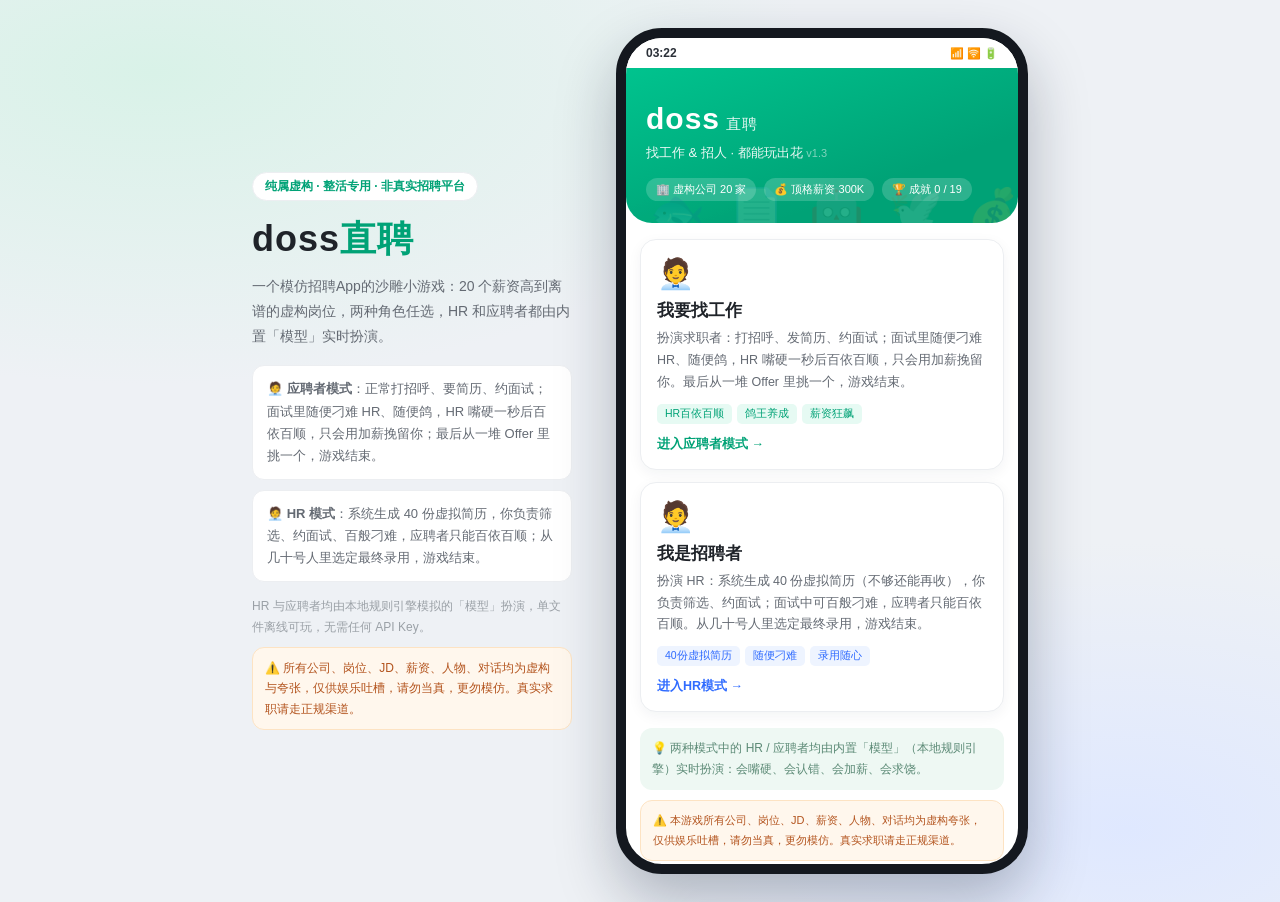
<file: index.html>
<!DOCTYPE html>
<html lang="zh-CN">
<head>
<meta charset="UTF-8"/>
<meta name="viewport" content="width=device-width,initial-scale=1,viewport-fit=cover"/>
<title>doss直聘 · 打工人快乐屋（纯属虚构·与任何真实平台无关）</title>
<link rel="stylesheet" href="./assets/style.css"/>
</head>
<body>
<noscript><div style="padding:16px;font:14px/1.7 -apple-system,BlinkMacSystemFont,sans-serif;color:#b3541e;background:#fff7ed;border-bottom:1px solid #fde3c3;text-align:center">当前浏览器未启用 JavaScript，游戏无法运行。请用系统浏览器（Safari / Chrome）打开本页面。</div></noscript>
<div class="stage">
  <aside class="brandside">
    <div class="bs-badge">纯属虚构 · 整活专用 · 非真实招聘平台</div>
    <h1>doss<span>直聘</span></h1>
    <p class="bs-sub">一个模仿招聘App的沙雕小游戏：20 个薪资高到离谱的虚构岗位，两种角色任选，HR 和应聘者都由内置「模型」实时扮演。</p>
    <ul>
      <li>🧑‍💼 <b>应聘者模式</b>：正常打招呼、要简历、约面试；面试里随便刁难 HR、随便鸽，HR 嘴硬一秒后百依百顺，只会用加薪挽留你；最后从一堆 Offer 里挑一个，游戏结束。</li>
      <li>🧑‍💼 <b>HR 模式</b>：系统生成 40 份虚拟简历，你负责筛选、约面试、百般刁难，应聘者只能百依百顺；从几十号人里选定最终录用，游戏结束。</li>
    </ul>
    <div class="bs-note">HR 与应聘者均由本地规则引擎模拟的「模型」扮演，单文件离线可玩，无需任何 API Key。</div>
    <div class="bs-warn">⚠️ 所有公司、岗位、JD、薪资、人物、对话均为虚构与夸张，仅供娱乐吐槽，请勿当真，更勿模仿。真实求职请走正规渠道。</div>
  </aside>
  <div class="phone">
    <div class="statusbar"><span id="clock">23:04</span><span class="right">📶 🛜 🔋</span></div>
    <div class="screen-host" id="host"></div>
    <nav class="tabbar hide" id="tabbar"></nav>
    <div class="toast" id="toast"></div>
  </div>
</div>
<script src="./assets/app.js"></script>
</body>
</html>
</file>
<file: assets/style.css>
:root{--primary:#00c38e;--primary-d:#00a276;--primary-t:#e6faf3;--red:#ff5346;--ink:#1f2329;--ink2:#646a73;--ink3:#9aa0a6;--line:#eceef1}
*{box-sizing:border-box;margin:0;padding:0;-webkit-tap-highlight-color:transparent}
button{font-family:inherit;cursor:pointer;border:none;background:none;color:inherit}
input{font-family:inherit;outline:none;border:none;background:none;color:inherit}
body{font-family:-apple-system,BlinkMacSystemFont,"PingFang SC","Microsoft YaHei","Segoe UI",sans-serif;background:radial-gradient(1100px 520px at 12% 8%,#d9f2e8 0%,transparent 60%),radial-gradient(900px 480px at 88% 92%,#dfe8ff 0%,transparent 60%),#eef1f5;color:#1f2329;min-height:100vh}
/* 移动端基础适配：禁止 iOS 横屏自动放大字体、去掉双击缩放的点击延迟，并让 body 跟随动态视口 */
html{-webkit-text-size-adjust:100%;text-size-adjust:100%}
body{touch-action:manipulation;min-height:100dvh}
.stage{min-height:100vh;min-height:100dvh;display:flex;align-items:center;justify-content:center;gap:44px;padding:28px 14px}
.brandside{max-width:320px;display:none}
@media(min-width:980px){.brandside{display:block}}
.embedded .brandside{display:none!important}
.bs-badge{display:inline-block;background:#fff;border:1px solid var(--line);color:var(--primary-d);font-size:12px;font-weight:600;padding:5px 12px;border-radius:999px;margin-bottom:14px}
.brandside h1{font-size:36px;letter-spacing:1px}
.brandside h1 span{color:var(--primary-d)}
.bs-sub{margin-top:10px;color:var(--ink2);line-height:1.8;font-size:14px}
.brandside ul{list-style:none;margin-top:16px;display:flex;flex-direction:column;gap:10px}
.brandside li{background:#fff;border:1px solid var(--line);border-radius:12px;padding:12px 14px;font-size:13px;line-height:1.7;color:var(--ink2)}
.bs-note{margin-top:14px;font-size:12px;color:var(--ink3);line-height:1.7}
.bs-warn{margin-top:10px;font-size:12px;color:#b3541e;background:#fff7ed;border:1px solid #fde3c3;border-radius:12px;padding:10px 12px;line-height:1.7}
.phone{width:min(412px,calc(100vw - 16px));height:min(846px,calc(var(--app-vh,100dvh) - 44px));max-height:calc(var(--app-vh,100dvh) - 44px);background:#fff;border:10px solid #14181f;border-radius:46px;box-shadow:0 26px 60px rgba(15,25,45,.28);display:flex;flex-direction:column;overflow:hidden;position:relative;flex:none}
@supports not (height:calc(100dvh - 44px)){.phone{height:min(846px,calc(100vh - 44px));max-height:calc(100vh - 44px)}}
.statusbar{height:30px;flex:none;display:flex;align-items:center;justify-content:space-between;padding:0 20px;font-size:12px;font-weight:600;color:#2b3038;background:#fff}
.statusbar .right{display:flex;gap:5px;align-items:center;font-size:11px}
.screen-host{flex:1;overflow:hidden;display:flex;flex-direction:column;position:relative}
.view{flex:1;display:none;flex-direction:column;overflow:hidden}
.view.on{display:flex;animation:fadeUp .22s ease}
@keyframes fadeUp{from{opacity:0;transform:translateY(8px)}to{opacity:1;transform:none}}
.tabbar{height:56px;flex:none;display:flex;background:#fff;border-top:1px solid var(--line)}
.tabbar.hide{display:none}
.tabbar button{flex:1;display:flex;flex-direction:column;align-items:center;justify-content:center;gap:2px;font-size:10px;color:#8a919f}
.tabbar button .i{font-size:20px;line-height:1}
.tabbar button.on{color:var(--primary-d);font-weight:600}
.appbar{height:48px;flex:none;display:flex;align-items:center;justify-content:space-between;gap:8px;padding:0 10px;background:#fff;border-bottom:1px solid var(--line);position:relative}
/* 标题相对整条导航条绝对居中：左侧返回键与右侧状态标签宽度不等，用 flex:1 居中会被顶偏 */
.appbar .t{position:absolute;left:50%;top:50%;transform:translate(-50%,-50%);max-width:calc(100% - 126px);text-align:center;font-size:15px;font-weight:600;overflow:hidden;white-space:nowrap;text-overflow:ellipsis;pointer-events:none}
.appbar>.iconbtn:last-child{margin-left:auto}
.iconbtn{width:30px;height:30px;flex:none;border-radius:50%;display:flex;align-items:center;justify-content:center;font-size:15px;background:#f3f4f6;color:#3c4048}
.iconbtn:active{transform:scale(.94)}
.loc{font-size:13px;font-weight:600;flex:none;display:flex;align-items:center;gap:3px}
.search{flex:1;height:32px;background:#f3f4f6;border-radius:999px;display:flex;align-items:center;gap:6px;padding:0 12px;font-size:13px;color:#9aa0a6}
.search input{flex:1;font-size:13px;color:#1f2329;min-width:0}
.subtabs{flex:none;display:flex;gap:18px;padding:10px 14px 6px;background:#fff}
.subtabs button{font-size:14px;color:#646a73;position:relative;padding-bottom:4px}
.subtabs button.on{color:#1f2329;font-weight:700}
.subtabs button.on::after{content:"";position:absolute;left:50%;transform:translateX(-50%);bottom:0;width:16px;height:3px;border-radius:2px;background:var(--primary)}
.chips{flex:none;display:flex;gap:6px;padding:4px 12px 10px;overflow-x:auto;background:#fff;border-bottom:1px solid var(--line);scrollbar-width:none}
.chips::-webkit-scrollbar{display:none}
.chip{flex:none;font-size:12px;padding:5px 11px;border-radius:999px;background:#f3f4f6;color:#646a73;border:1px solid transparent}
.chip.on{background:var(--primary-t);color:var(--primary-d);border-color:var(--primary);font-weight:600}
.chips .divider{flex:none;width:1px;background:var(--line);margin:2px 4px}
.body{flex:1;overflow-y:auto;padding:12px 12px 22px}
.body.nopad{padding:10px}
.empty{text-align:center;color:#9aa0a6;font-size:13px;padding:48px 20px;line-height:1.8}
.job-card{background:#fff;border:1px solid var(--line);border-radius:14px;padding:13px 13px 11px;margin-bottom:10px;display:flex;gap:10px;box-shadow:0 1px 4px rgba(20,30,50,.04)}
.job-card:active{background:#fafbfc}
.job-main{flex:1;min-width:0}
.job-title{font-size:15px;font-weight:700;line-height:1.35}
.job-tags{display:flex;flex-wrap:wrap;gap:4px;margin:6px 0}
.job-tags span{font-size:10px;color:#5c8a76;background:#eef8f3;border-radius:4px;padding:2px 6px}
.job-company{font-size:12px;color:#646a73;margin-top:2px;white-space:nowrap;overflow:hidden;text-overflow:ellipsis}
.job-meta{font-size:12px;color:#8a919f;margin-top:2px}
.job-side{flex:none;width:98px;text-align:right;display:flex;flex-direction:column;gap:3px}
.job-salary{color:var(--red);font-weight:800;font-size:15px}
.hr-mini{font-size:11px;color:#646a73;display:flex;align-items:center;justify-content:flex-end;gap:4px}
.hr-active{font-size:11px;color:#b0b6bd}
.role-card.cont{border-color:#ffe0b2;background:linear-gradient(135deg,#fff,#fffaf3)}
.role-card.cont .role-title{color:#b3541e}
.avatar{border-radius:50%;background:linear-gradient(135deg,#e8f7f1,#d6ecff);display:inline-flex;align-items:center;justify-content:center;font-size:14px;flex:none}
.avatar.sm{width:22px;height:22px;font-size:12px}
.avatar.lg{width:44px;height:44px;font-size:22px}
.avatar.xl{width:64px;height:64px;font-size:30px}
.badge-offer{display:inline-block;background:#ffecea;color:var(--red);font-size:10px;font-weight:700;border-radius:4px;padding:1px 6px;margin-left:6px;vertical-align:2px}
.jd-hero{background:#fff;border:1px solid var(--line);border-radius:14px;padding:16px 14px;margin-bottom:12px}
.jd-title{font-size:18px;font-weight:800;line-height:1.4}
.jd-salary{color:var(--red);font-weight:800;font-size:17px;margin-top:6px}
.jd-tags{display:flex;flex-wrap:wrap;gap:5px;margin-top:10px}
.jd-tags span{font-size:11px;color:#5c8a76;background:#eef8f3;border-radius:5px;padding:3px 8px}
.jd-loc{font-size:12px;color:#646a73;margin-top:10px}
.sec{background:#fff;border:1px solid var(--line);border-radius:14px;padding:14px;margin-bottom:12px}
.sec-t{font-size:14px;font-weight:700;margin-bottom:10px}
.company-row{display:flex;align-items:center;gap:10px}
.company-row b{font-size:14px}
.jd-text{font-size:13px;color:#3c4048;line-height:1.9;white-space:pre-line}
.req-list{list-style:none}
.req-list li{font-size:13px;color:#3c4048;line-height:1.7;padding-left:16px;position:relative;margin-bottom:6px}
.req-list li::before{content:"✓";position:absolute;left:0;color:var(--primary-d);font-weight:700}
.hr-card{display:flex;align-items:center;gap:10px}
.hr-info{flex:1;min-width:0}
.btn-primary{background:linear-gradient(135deg,var(--primary),var(--primary-d));color:#fff;font-size:14px;font-weight:700;padding:9px 18px;border-radius:999px;box-shadow:0 4px 12px rgba(0,163,118,.28)}
.btn-primary:active{transform:scale(.97)}
.jd-note{font-size:11px;color:#b0b6bd;text-align:center;line-height:1.7;padding:4px 0 12px}
.offer-progress{margin:8px 10px;padding:9px 12px;background:linear-gradient(90deg,#fff7e6,#fff1f0);border:1px solid #ffd8a8;border-radius:12px;font-size:12.5px;color:#ad4e00;font-weight:600;cursor:pointer}
.offer-progress b{color:#d4380d}
.chat-head{gap:10px}
.head-info{flex:1;min-width:0}
.head-info b{font-size:14px}
.head-status{font-size:11px;color:var(--primary-d);flex:none}
.chat-body{flex:1;overflow-y:auto;padding:14px 12px;display:flex;flex-direction:column;gap:10px;background:#f7f8fa}
.msg-row{display:flex;align-items:flex-end;gap:8px;max-width:84%}
.msg-row.me{margin-left:auto;flex-direction:row-reverse}
.msg-row .avatar{flex:none}
.bubble{background:#fff;border:1px solid var(--line);border-radius:12px;border-bottom-left-radius:3px;padding:9px 12px;font-size:13.5px;line-height:1.65;color:#1f2329;word-break:break-word;white-space:pre-line}
.msg-row.me .bubble{background:#d7f4e8;border-color:#bde8d5;color:#0a3d2c;border-radius:12px;border-bottom-right-radius:3px}
/* 长文本（薪资串/职位名/公司名）在窄屏与长句中安全换行，杜绝溢出裁切 */
.cand-name,.cand-sub,.job-title,.job-company,.jd-title,.jd-salary,.rv-name,.rv-meta,.head-info,.iv-sub-info,.hr-info,.hr-mini,.match,.offer-card .oc-sub,.offer-card .oc-salary,.es-s,.end-final,.end-sub,.rv-row,.rv-item,.cand-tags span,.skill-pills span{overflow-wrap:anywhere;word-break:break-word;min-width:0}
.msg-row.sys{align-self:center;max-width:100%}
.msg-row.sys .bubble{background:#eef0f3;border:none;color:#8a919f;font-size:11.5px;border-radius:999px;padding:5px 12px}
.typing i{display:inline-block;width:6px;height:6px;border-radius:50%;background:#b6bcc4;margin:0 1.5px;animation:blink 1.2s infinite}
.typing i:nth-child(2){animation-delay:.2s}.typing i:nth-child(3){animation-delay:.4s}
@keyframes blink{0%,60%,100%{opacity:.25;transform:translateY(0)}30%{opacity:1;transform:translateY(-2px)}}
.chat-card{background:#fffdf6;border:1px solid #f3e3b8;border-radius:12px;padding:11px 12px;font-size:13px;line-height:1.6;min-width:0;max-width:100%;word-break:break-word;overflow-wrap:anywhere}
.chat-card b{display:block;margin-bottom:4px}
.chat-card .cc-sub{color:#8a6d1f;font-size:12px;line-height:1.6}
.chat-card .cc-sub.small{font-size:11px;color:#b0a06a}
.cc-btns{display:flex;gap:8px;margin-top:8px}
.btn-mini{font-size:12px;font-weight:600;padding:6px 12px;border-radius:999px;background:var(--primary);color:#fff}
.btn-mini.ghostbtn{background:#fff;color:#8a919f;border:1px solid var(--line)}
.chips-bar{flex:none;display:flex;flex-wrap:wrap;gap:6px;padding:8px 10px;background:#fff;border-top:1px solid var(--line)}
.chips-bar::-webkit-scrollbar{display:none}
.chips-bar button{flex:1 1 auto;min-width:0;text-align:center;font-size:12px;padding:6px 12px;border-radius:999px;background:#f3f4f6;color:#3c4048;border:1px solid #e7e9ec}
.chips-bar button.hot{background:#fff1f0;color:#d4380d;border-color:#ffccc7}
.chips-bar button.cool{background:#eef6ff;color:#1668dc;border-color:#c9e0ff}
.input-bar{flex:none;display:flex;align-items:center;gap:8px;padding:9px 10px;background:#fff;border-top:1px solid var(--line)}
.input-bar input{flex:1;height:34px;background:#f3f4f6;border-radius:999px;padding:0 14px;font-size:13px;min-width:0}
.send-btn{flex:none;height:34px;padding:0 16px;border-radius:999px;background:var(--primary);color:#fff;font-size:13px;font-weight:700}
.pill-live{font-size:10px;color:#fff;background:#ff4d4f;border-radius:999px;padding:3px 8px;flex:none;animation:pulse 1.6s infinite;font-weight:600}
@keyframes pulse{0%,100%{opacity:1}50%{opacity:.55}}
.iv-sub{flex:none;display:flex;align-items:center;gap:10px;padding:10px 12px;background:linear-gradient(135deg,#f0fbf6,#eef4ff);border-bottom:1px solid var(--line)}
.iv-sub-info{flex:1;min-width:0}
.iv-sub-info b{font-size:13.5px}
.iv-salary{text-align:right;flex:none}
.iv-pay{flex:none;flex-wrap:wrap;display:flex;align-items:center;justify-content:space-between;gap:8px 8px;padding:7px 12px;background:#fff8e6;border-bottom:1px solid var(--line);font-size:11px;color:#8a6d3b;line-height:1.4}
.iv-pay>span:first-child{flex:1 1 100%;min-width:0;word-break:break-word;overflow-wrap:anywhere}
.iv-pay-total{color:var(--red);font-weight:800;flex:1 1 100%;text-align:right;margin-top:2px;min-width:0;word-break:break-word;overflow-wrap:anywhere}
.jd-eq{margin-top:8px;padding:7px 10px;border-radius:8px;font-size:12px;line-height:1.5}
.jd-eq.yes{background:#eef7ff;color:#1a6fb5}
.jd-eq.no{background:#f6f8fa;color:#7a828c}
.iv-salary small{display:block;font-size:10px;color:#8a919f}
.iv-salary b{color:var(--red);font-size:17px}
/* HR 耐心状态条：让玩家看得见「压到极限 vs 见好就收」 */
.iv-mood{flex:none;display:flex;align-items:center;gap:8px;padding:5px 12px;background:#f6f8fa;border-bottom:1px solid var(--line);font-size:11px;color:#5a6472}
.iv-mood-bar{flex:1;height:5px;border-radius:3px;background:#e3e7ec;overflow:hidden}
.iv-mood-bar i{display:block;height:100%;border-radius:3px;background:#3ec28a;transition:width .3s}
.iv-mood.ok .iv-mood-bar i{background:#f0a020}
.iv-mood.warn .iv-mood-bar i{background:#f2811d}
.iv-mood.bad .iv-mood-bar i{background:#e2493b}
.iv-mood small{flex:none;font-weight:800;color:#5a6472}
/* Offer 附加项 */
.cc-perk{display:flex;flex-wrap:wrap;gap:4px;margin:6px 0}
.cc-perk span{font-size:11px;padding:2px 7px;border-radius:10px;background:#fff3e0;color:#b26a00;border:1px solid #ffe0b2}
/* 隐藏成就 */
.end-secret{margin-top:14px;padding:14px 16px;border-radius:14px;background:linear-gradient(135deg,#fff6e0,#ffe9c7);border:2px solid #f0b429}
.es-t{font-size:15px;font-weight:800;color:#8a5a00;margin-bottom:8px}
.es-s{font-size:13px;line-height:1.7;color:#6b4a08}
.es-s b{color:#c0392b;font-size:15px}
.es-note{margin-top:8px;font-size:11px;color:#9a7b45}
.iv-salary small.rise{color:var(--red);font-weight:700}
.iv-actions{flex-wrap:wrap;display:flex;gap:6px;padding:8px 10px;background:#fff;border-top:1px solid var(--line)}
.iv-actions button{flex:1 1 auto;min-width:0;text-align:center;font-size:12px;padding:7px 12px;border-radius:999px;background:#fff;border:1px solid #e7e9ec;color:#3c4048;font-weight:600}
.iv-actions button.hot{border-color:#ffccc7;background:#fff1f0;color:#d4380d}
.iv-actions button.primary{flex:1 1 100%;background:var(--primary);border-color:var(--primary);color:#fff}
.cand-card{background:#fff;border:1px solid var(--line);border-radius:14px;padding:13px;margin-bottom:10px}
.cand-head{display:flex;align-items:center;gap:10px}
.cand-name{font-size:14.5px;font-weight:700}
.cand-name .cand-tag{font-size:11px;color:#9aa0a6;font-weight:400;margin-left:4px}
.cand-sub{font-size:11.5px;color:#8a919f;margin-top:2px}
.match{text-align:right;flex:none}
.match b{color:var(--primary-d);font-size:16px}
.match small{display:block;font-size:10px;color:#9aa0a6}
.matchbar{height:4px;background:#eef0f3;border-radius:99px;margin-top:5px;overflow:hidden;width:64px;margin-left:auto}
.matchbar i{display:block;height:100%;background:linear-gradient(90deg,var(--primary),#7ed8b6);border-radius:99px}
.cand-salary{font-size:12px;color:var(--red);font-weight:700;margin-top:8px}
.cand-tip{font-size:11px;color:var(--ink3);margin-top:3px}
.cand-tip b{color:var(--ink)}
.cand-tip b.stuck,.stuck{color:var(--red)!important}
.cand-summary{font-size:11px;color:var(--ink3);padding:6px 12px;border-bottom:1px solid var(--line);background:#fafbfc}
.cand-summary b{color:var(--ink)}
.cand-tags{display:flex;flex-wrap:wrap;gap:4px;margin-top:7px}
.cand-tags span{font-size:10px;background:#f3f4f6;color:#646a73;border-radius:4px;padding:2px 6px}
.cand-btns{display:flex;gap:8px;margin-top:10px}
.cand-btns button{flex:1;font-size:12.5px;font-weight:600;padding:7px 0;border-radius:999px;border:1px solid var(--line);background:#fff;color:#3c4048}
.cand-btns button.go{background:var(--primary);border-color:var(--primary);color:#fff}
.cand-btns button.no{color:#b0b6bd}
.cand-status{font-size:10px;border-radius:4px;padding:2px 6px;margin-left:6px;font-weight:600}
.cand-status.st-interviewed{background:#e6f4ff;color:#1677ff}
.cand-status.st-rejected{background:#f3f4f6;color:#9aa0a6}
.cand-status.st-hired{background:#ffeaea;color:#d4380d}
.rv-head{background:#fff;border:1px solid var(--line);border-radius:14px;padding:16px 14px;display:flex;gap:12px;align-items:center;margin-bottom:12px}
.rv-head .rv-name{font-size:18px;font-weight:800}
.rv-head .rv-meta{font-size:12px;color:#8a919f;margin-top:4px;line-height:1.7}
.rv-sec{background:#fff;border:1px solid var(--line);border-radius:14px;padding:14px;margin-bottom:12px}
.rv-sec-t{font-size:13.5px;font-weight:700;margin-bottom:8px;color:#1f2329}
.rv-row{font-size:13px;color:#3c4048;line-height:1.8}
.rv-item{font-size:13px;line-height:1.75;color:#3c4048;padding:8px 0;border-bottom:1px dashed var(--line)}
.rv-item:last-child{border-bottom:none}
.rv-item .rv-job{font-weight:700}
.rv-item .rv-time{float:right;font-size:11px;color:#9aa0a6}
.skill-pills{display:flex;flex-wrap:wrap;gap:6px}
.skill-pills span{font-size:12px;background:var(--primary-t);color:var(--primary-d);border-radius:999px;padding:4px 10px}
.offer-card{background:linear-gradient(135deg,#fff,#fff8f0);border:1px solid #f6e3c8;border-radius:14px;padding:14px;margin-bottom:12px}
.offer-card .oc-top{display:flex;flex-wrap:wrap;justify-content:space-between;align-items:flex-start;gap:2px 10px}
.offer-card .oc-title{font-size:15px;font-weight:800;flex:1 1 auto;min-width:0}
/* 薪资格式可能很长（含网速补贴/签字费），旧写法 flex:none 不让收缩会撑出卡片，改为可换行靠右 */
.offer-card .oc-salary{color:var(--red);font-weight:800;font-size:16px;flex:0 1 auto;max-width:100%;text-align:right;line-height:1.35}
.offer-card .oc-sub{font-size:12px;color:#8a919f;margin-top:4px;line-height:1.7}
.offer-card .oc-note{font-size:11px;color:#b3541e;background:#fff7ed;border-radius:6px;padding:4px 8px;display:inline-block;margin-top:8px}
.stat-grid{display:grid;grid-template-columns:1fr 1fr;gap:10px;margin-bottom:12px}
.stat-box{background:#fff;border:1px solid var(--line);border-radius:14px;padding:14px;text-align:center}
.stat-box b{font-size:22px;color:var(--primary-d)}
.stat-box span{display:block;font-size:11px;color:#8a919f;margin-top:3px}
.end-wrap{padding:26px 16px 30px;text-align:center}
.end-emoji{font-size:56px}
.end-title{font-size:22px;font-weight:800;margin-top:10px}
.end-sub{font-size:13px;color:#8a919f;margin-top:8px;line-height:1.9}
.end-final{background:#fff;border:1px solid var(--line);border-radius:14px;padding:14px;margin-top:16px;text-align:left}
.end-final .ef-t{font-size:14px;font-weight:800}
.end-final .ef-s{color:var(--red);font-weight:800;font-size:16px;margin-top:4px}
.end-final .ef-sub{font-size:12px;color:#8a919f;margin-top:4px;line-height:1.7}
.end-btns{display:flex;gap:10px;margin-top:18px}
.end-btns button{flex:1;padding:12px 0;border-radius:999px;font-size:14px;font-weight:700}
.end-btns .again{background:var(--primary);color:#fff}
.end-btns .home{background:#fff;border:1px solid var(--line);color:#3c4048}
.home-hero{flex:none;padding:clamp(18px,6vw,34px) clamp(12px,5vw,20px) clamp(14px,5vw,22px);background:linear-gradient(160deg,#00c38e,#00a276 70%);color:#fff;border-radius:0 0 26px 26px;position:relative;overflow:hidden}
.home-hero::after{content:"💼 🐟 📄 🤖 🕊️ 💰";position:absolute;right:-10px;bottom:-14px;font-size:44px;opacity:.14;letter-spacing:6px;white-space:nowrap}
/* 标题字号随容器宽度自适应并强制单行：窄容器（预览缩略图/小屏）下不会把「直聘」挤到第二行后被裁掉一半 */
.home-logo{font-size:clamp(20px,7.6vw,30px);font-weight:800;letter-spacing:1px;white-space:nowrap;display:flex;align-items:baseline;gap:6px;min-width:0}
.home-logo span{font-weight:400;font-size:clamp(11px,3.4vw,15px);opacity:.9;margin-left:0;flex:none}
.home-sub{margin-top:8px;font-size:13px;opacity:.92}
.home-stats{display:flex;gap:8px;margin-top:16px;flex-wrap:wrap}
.home-stats span{background:rgba(255,255,255,.18);border-radius:999px;font-size:11px;padding:4px 10px}
.home-cards{padding:16px 14px 0;display:flex;flex-direction:column;gap:12px}
/* 首页内容放进滚动容器：手机可视高度不足时整体滚动，而不是把 hero 压扁裁掉标题 */
.body.home-body{padding:0;display:block}
.role-card{background:#fff;border:1px solid var(--line);border-radius:16px;padding:16px;box-shadow:0 4px 14px rgba(20,30,50,.05)}
.role-card:active{transform:scale(.99)}
.role-emoji{font-size:30px}
.role-title{font-size:17px;font-weight:800;margin-top:8px}
.role-desc{font-size:12.5px;color:#646a73;line-height:1.75;margin-top:6px}
.role-tags{display:flex;gap:5px;margin-top:10px;flex-wrap:wrap}
.role-tags span{font-size:10.5px;background:var(--primary-t);color:var(--primary-d);border-radius:5px;padding:3px 8px}
.role-card.hr .role-tags span{background:#eef4ff;color:#2f6bff}
.role-card .go{margin-top:12px;display:inline-block;font-size:12.5px;font-weight:700;color:var(--primary-d)}
.role-card.hr .go{color:#2f6bff}
.home-tip{margin:16px 14px 0;font-size:12px;color:#5c8a76;background:#eef8f3;border-radius:12px;padding:10px 12px;line-height:1.75}
.home-disclaimer{margin:10px 14px 24px;font-size:11px;color:#b3541e;background:#fff7ed;border:1px solid #fde3c3;border-radius:12px;padding:10px 12px;line-height:1.75}
.hr-banner{margin:12px;background:linear-gradient(135deg,#eef4ff,#f0fbf6);border:1px solid var(--line);border-radius:14px;padding:14px}
.hr-banner b{font-size:15px}
.hr-banner .hb-sub{font-size:12px;color:#646a73;margin-top:5px;line-height:1.75}
.pos-row{background:#fff;border:1px solid var(--line);border-radius:14px;padding:12px 13px;margin-bottom:10px;display:flex;align-items:center;gap:10px}
.pos-row .pr-main{flex:1;min-width:0}
.pos-row .pr-t{font-size:14px;font-weight:700}
.pos-row .pr-s{font-size:11.5px;color:#8a919f;margin-top:3px}
.pos-row .pr-n{font-size:12px;color:#2f6bff;font-weight:700;flex:none}
.conv-item{display:flex;align-items:center;gap:10px;background:#fff;border:1px solid var(--line);border-radius:14px;padding:12px;margin-bottom:10px}
.conv-main{flex:1;min-width:0}
.conv-name{font-size:14px;font-weight:700}
.conv-last{font-size:12px;color:#8a919f;margin-top:3px;white-space:nowrap;overflow:hidden;text-overflow:ellipsis}
.dot{width:8px;height:8px;border-radius:50%;background:#ff4d4f;flex:none}
.toast{position:absolute;left:50%;bottom:84px;transform:translateX(-50%);background:rgba(22,26,32,.9);color:#fff;font-size:12.5px;padding:9px 16px;border-radius:999px;opacity:0;transition:.25s;pointer-events:none;max-width:82%;text-align:center;z-index:99;line-height:1.6}
.toast.on{opacity:1;bottom:92px}
.list-foot{padding:14px 12px 22px;text-align:center;font-size:12px;color:#9aa0a6;line-height:1.6}
.chat-body>.msgs{display:flex;flex-direction:column;gap:10px}
.ach-card{display:flex;align-items:center;gap:10px;padding:10px 12px;border-radius:12px;border:1px solid var(--line);background:#fff;margin-bottom:8px}
.ach-card.on{background:linear-gradient(135deg,#fff8e6,#ffefd0);border-color:#f0b429}
.ach-card.off{background:#f7f8fa;opacity:.72;filter:grayscale(1)}
.ach-emoji{font-size:22px;flex:none;width:30px;text-align:center}
.ach-info{flex:1;min-width:0}
.ach-info b{font-size:13px;display:block;margin-bottom:2px}
.ach-ok{color:#00a276;font-weight:800;flex:none}
.ach-new{margin-top:8px;padding:9px 11px;border-radius:10px;background:#fff1f0;border:1px dashed #ffccc7;color:#d4380d;font-size:12px;line-height:1.6}
.fold-hint{text-align:center;font-size:11px;color:#8a919f;padding:6px 0 2px}
.edit-field{margin-bottom:10px}
.edit-field label{display:block;font-size:12px;color:#8a919f;margin-bottom:4px}
.edit-field input,.edit-field textarea{width:100%;background:#f7f8fa;border:1px solid var(--line);border-radius:10px;padding:9px 11px;font-size:13px;line-height:1.6;color:var(--ink);resize:vertical}
.hr-trait{margin-top:10px;background:#f7f9fb;border:1px dashed var(--line);border-radius:10px;padding:9px 11px;font-size:12px;line-height:1.65;color:var(--ink2)}
.hr-trait b{color:var(--ink);margin-right:6px}
.muted{color:#8a919f}.xs{font-size:11px}.small{font-size:12px}
/* 窄屏 / 短视口走查：375·390·414 三档与横屏 */
@media (max-width:430px){
  .stage{padding:14px 8px;gap:16px;padding-top:max(14px,env(safe-area-inset-top));padding-bottom:max(14px,env(safe-area-inset-bottom))}
  .phone{border-width:7px;border-radius:34px}
  .role-desc{font-size:12px}
}
/* 手机上不再套「手机壳」：全屏沉浸，高度跟随可视视口。软键盘弹出时 --app-vh 变小，
   内容区随之收缩，输入框不会被键盘顶到屏幕外，也不会出现整页被压扁的半截画面 */
@media (max-width:560px){
  .stage{display:block;padding:0;gap:0;min-height:0;height:var(--app-vh,100dvh);overflow:hidden}
  .phone{width:100%;height:100%;max-height:none;border:0;border-radius:0;box-shadow:none}
  .statusbar{display:none}
  .tabbar{padding-bottom:env(safe-area-inset-bottom);height:calc(56px + env(safe-area-inset-bottom))}
  .brandside{display:none}
  .appbar .t{max-width:calc(100% - 116px)}
}
@media (max-height:560px){
  .statusbar{height:24px}
  .appbar{height:42px}
  .tabbar{height:48px}
  .iv-sub,.iv-pay{padding-top:6px;padding-bottom:6px}
  .iv-actions,.chips-bar{padding-top:6px;padding-bottom:6px}
}
@media (orientation:landscape) and (max-height:520px){
  .stage{display:block;padding:0;align-items:stretch}
  .phone{width:100vw;height:var(--app-vh,100dvh);max-height:none;border:0;border-radius:0;box-shadow:none}
}
</file>
